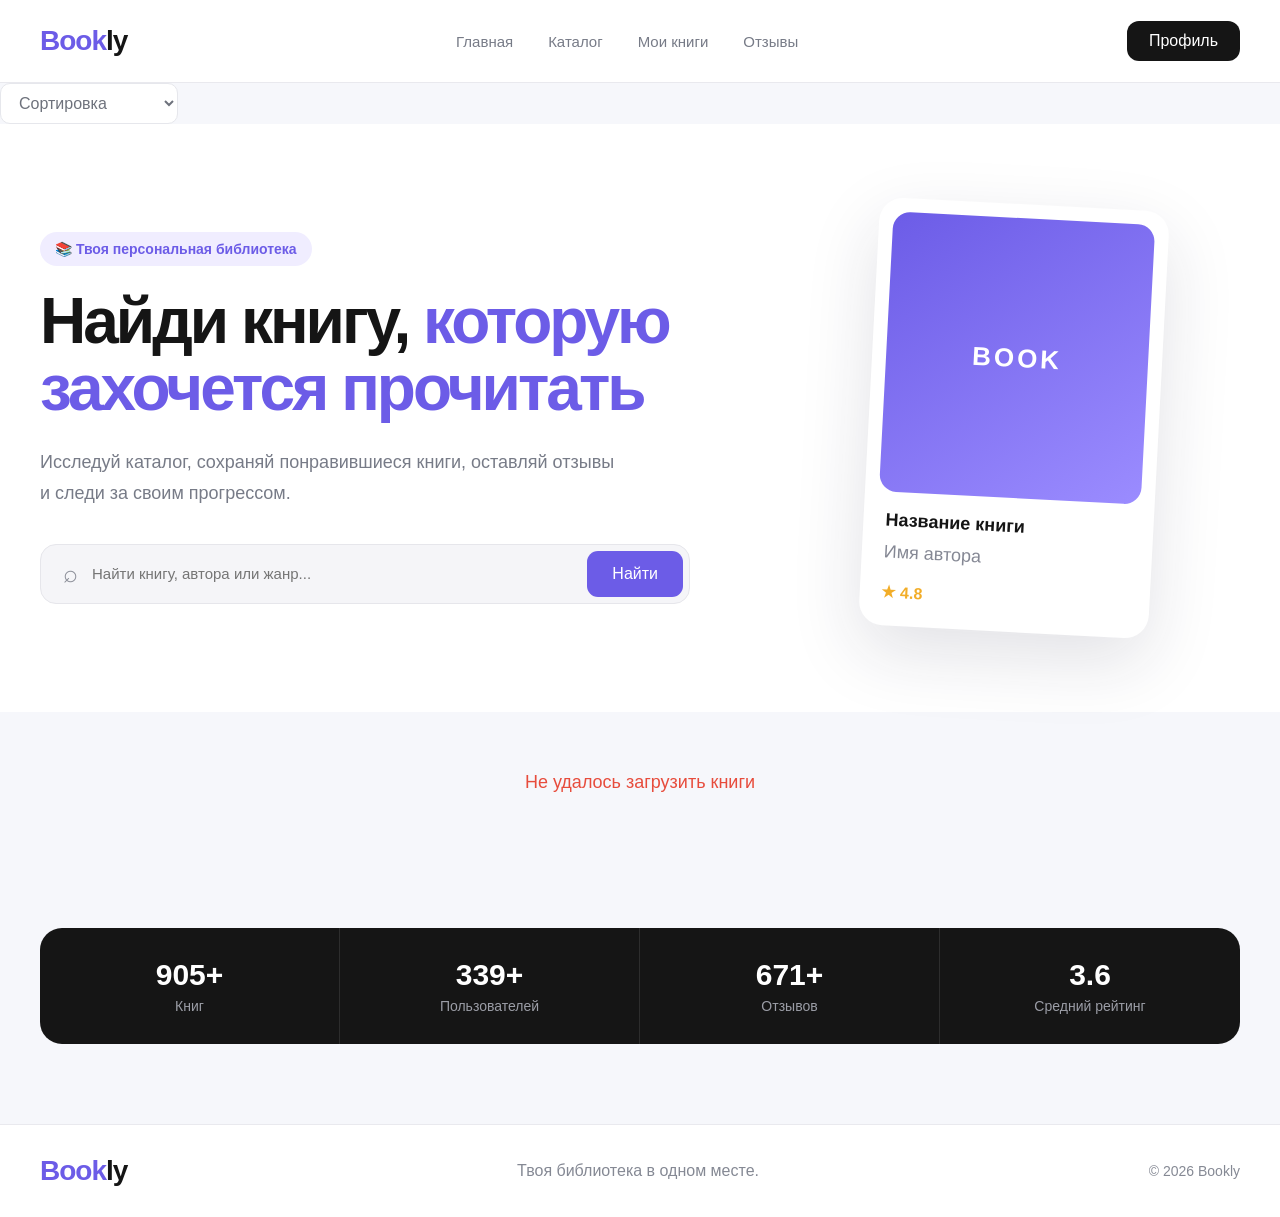
<file: index.html>
<!DOCTYPE html>
<html lang="ru">
<head>
    <meta charset="UTF-8">
    <meta name="viewport" content="width=device-width, initial-scale=1.0">

    <link rel="stylesheet" href="style.css">

    <title>Bookly — Библиотека</title>
</head>
<body>

 <header class="header">
    <div class="container header-box">
    <a href="index.html" class="logo">
        <span>Book</span>ly
    </a>

    <nav class="nav" id="navMenu">
        <a href="index.html">Главная</a>
        <a href="index.html#catalog">Каталог</a>
        <a href="Mybooks.html">Мои книги</a>
        <a href="reviews.html">Отзывы</a>
    </nav>

    <div class="header-actions">
        <button class="profile-btn">
            Профиль
        </button>

        <button class="burger" id="burger" aria-label="Открыть меню" aria-expanded="false">
            <span></span>
            <span></span>
            <span></span>
        </button>
    </div>

</div>


</header> 


<select class="sort" id="sortBooks">
    <option value="default">Сортировка</option>
    <option value="popular">По популярности</option>
    <option value="rating">По рейтингу</option>
    <option value="title">По названию</option>
    <option value="year">По году</option>
</select>

<main>

    <section class="hero">
        <div class="container hero-box">

            <div class="hero-content">

                <span class="hero-label">
                    📚 Твоя персональная библиотека
                </span>

                <h1>
                    Найди книгу,
                    <span>которую захочется прочитать</span>
                </h1>

                <p>
                    Исследуй каталог, сохраняй понравившиеся книги,
                    оставляй отзывы и следи за своим прогрессом.
                </p>

                <div class="search-box">
                    <span class="search-icon">⌕</span>

                    <input
    id="search"
    type="text"
    placeholder="Найти книгу, автора или жанр..."
>

                    <button>
                        Найти
                    </button>
                </div>

            </div>

            <div class="hero-image">
                <div class="book-card-large">
                    <div class="book-cover">
                        <span>BOOK</span>
                    </div>

                    <div class="book-info">
                        <h3>Название книги</h3>
                        <p>Имя автора</p>

                        <div class="book-rating">
                            ★ 4.8
                        </div>
                    </div>
                </div>
            </div>

        </div>
    </section>


    <div class="books-grid" id="booksGrid"></div>
<div class="pagination" id="pagination"></div>

    <section class="stats">
        <div class="container stats-box">

            <div class="stat">
                <strong>1,200+</strong>
                <span>Книг</span>
            </div>

            <div class="stat">
                <strong>450+</strong>
                <span>Пользователей</span>
            </div>

            <div class="stat">
                <strong>890+</strong>
                <span>Отзывов</span>
            </div>

            <div class="stat">
                <strong>4.8</strong>
                <span>Средний рейтинг</span>
            </div>

        </div>
    </section>

</main>


<footer class="footer">
    <div class="container footer-box">

        <a href="#" class="logo">
            <span>Book</span>ly
        </a>

        <p>
            Твоя библиотека в одном месте.
        </p>

        <span>
            © 2026 Bookly
        </span>

    </div>
</footer>
<script src="app.js"></script>
<script src="Burger.js"></script>
</body>
</html>
</file>
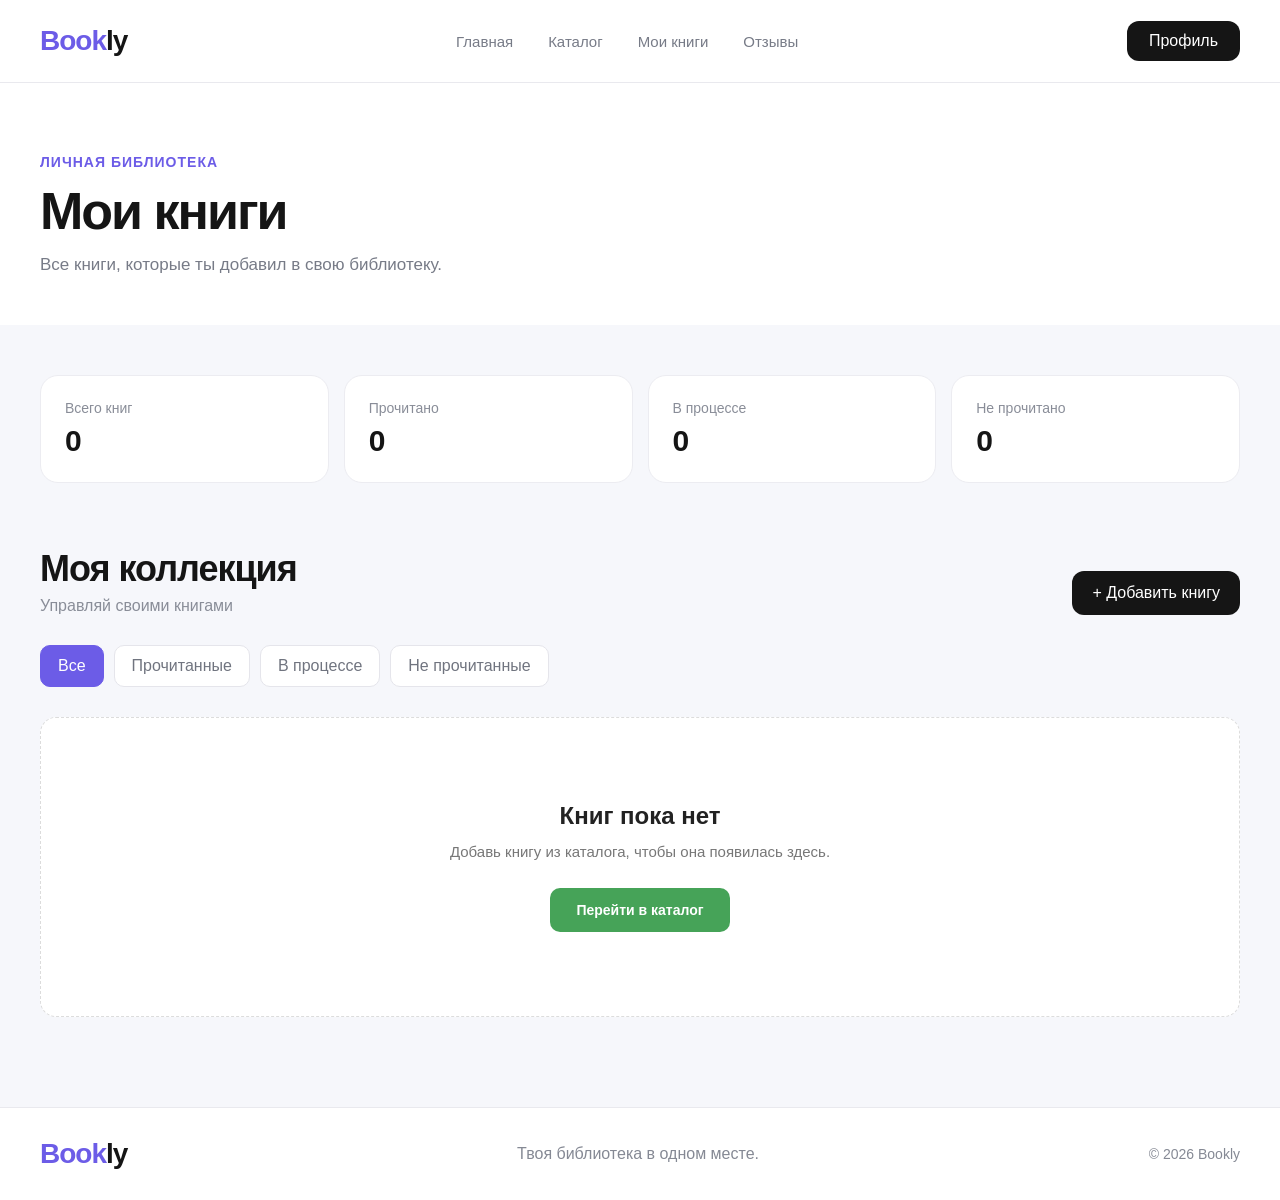
<file: Mybooks.html>
<!DOCTYPE html>
<html lang="ru">
<head>
    <meta charset="UTF-8">
    <meta name="viewport" content="width=device-width, initial-scale=1.0">

    <link rel="stylesheet" href="style.css">

    <title>Мои книги — Bookly</title>
</head>
<body>

 <header class="header">
    <div class="container header-box">


    <a href="index.html" class="logo">
        <span>Book</span>ly
    </a>

    <nav class="nav" id="navMenu">
        <a href="index.html">Главная</a>
        <a href="index.html#catalog">Каталог</a>
        <a href="Mybooks.html">Мои книги</a>
        <a href="reviews.html">Отзывы</a>
    </nav>

    <div class="header-actions">
        <button class="profile-btn">
            Профиль
        </button>

        <button class="burger" id="burger" aria-label="Открыть меню" aria-expanded="false">
            <span></span>
            <span></span>
            <span></span>
        </button>
    </div>

</div>


</header> 



<main>

    <section class="my-books-hero">
        <div class="container">

            <span class="section-label">
                Личная библиотека
            </span>

            <h1>
                Мои книги
            </h1>

            <p>
                Все книги, которые ты добавил в свою библиотеку.
            </p>

        </div>
    </section>


    <section class="my-books">
        <div class="container">

            <div class="my-books-stats">

                <div class="my-stat">
                    <span>Всего книг</span>
                    <strong>12</strong>
                </div>

                <div class="my-stat">
                    <span>Прочитано</span>
                    <strong>7</strong>
                </div>

                <div class="my-stat">
                    <span>В процессе</span>
                    <strong>2</strong>
                </div>

                <div class="my-stat">
                    <span>Не прочитано</span>
                    <strong>3</strong>
                </div>

            </div>


            <div class="my-books-top">

                <div>
                    <h2>
                        Моя коллекция
                    </h2>

                    <p>
                        Управляй своими книгами
                    </p>
                </div>

                <a href="index.html" class="add-book">
                    + Добавить книгу
                </a>

            </div>


            <div class="my-books-filters">

                <button class="my-filter active">
                    Все
                </button>

                <button class="my-filter">
                    Прочитанные
                </button>

                <button class="my-filter">
                    В процессе
                </button>

                <button class="my-filter">
                    Не прочитанные
                </button>

            </div>


            <div class="my-books-grid">


                <article class="book-card">

                    <div class="book-cover">

                        <div class="book-status read">
                            Прочитано
                        </div>

                        <span>BOOK</span>

                    </div>

                    <div class="book-content">

                        <span class="book-genre">
                            Фэнтези
                        </span>

                        <h3>
                            Название книги
                        </h3>

                        <p class="book-author">
                            Имя автора
                        </p>

                        <div class="book-bottom">

                            <div class="rating">
                                ★ 4.9
                            </div>

                            <span>
                                2024
                            </span>

                        </div>

                    </div>

                </article>


                <article class="book-card">

                    <div class="book-cover">

                        <div class="book-status">
                            Не прочитано
                        </div>

                        <span>BOOK</span>

                    </div>

                    <div class="book-content">

                        <span class="book-genre">
                            Детектив
                        </span>

                        <h3>
                            Название книги
                        </h3>

                        <p class="book-author">
                            Имя автора
                        </p>

                        <div class="book-bottom">

                            <div class="rating">
                                ★ 4.7
                            </div>

                            <span>
                                2023
                            </span>

                        </div>

                    </div>

                </article>


                <article class="book-card">

                    <div class="book-cover">

                        <div class="book-status read">
                            Прочитано
                        </div>

                        <span>BOOK</span>

                    </div>

                    <div class="book-content">

                        <span class="book-genre">
                            Роман
                        </span>

                        <h3>
                            Название книги
                        </h3>

                        <p class="book-author">
                            Имя автора
                        </p>

                        <div class="book-bottom">

                            <div class="rating">
                                ★ 4.8
                            </div>

                            <span>
                                2022
                            </span>

                        </div>

                    </div>

                </article>


                <article class="book-card">

                    <div class="book-cover">

                        <div class="book-status">
                            Не прочитано
                        </div>

                        <span>BOOK</span>

                    </div>

                    <div class="book-content">

                        <span class="book-genre">
                            Фантастика
                        </span>

                        <h3>
                            Название книги
                        </h3>

                        <p class="book-author">
                            Имя автора
                        </p>

                        <div class="book-bottom">

                            <div class="rating">
                                ★ 4.6
                            </div>

                            <span>
                                2021
                            </span>

                        </div>

                    </div>

                </article>


            </div>

        </div>
    </section>

</main>


<footer class="footer">
    <div class="container footer-box">

        <a href="index.html" class="logo">
            <span>Book</span>ly
        </a>

        <p>
            Твоя библиотека в одном месте.
        </p>

        <span>
            © 2026 Bookly
        </span>

    </div>
</footer>

<script src="Books.js"></script>
<script src="Burger.js"></script>
</body>
</html>
</file>
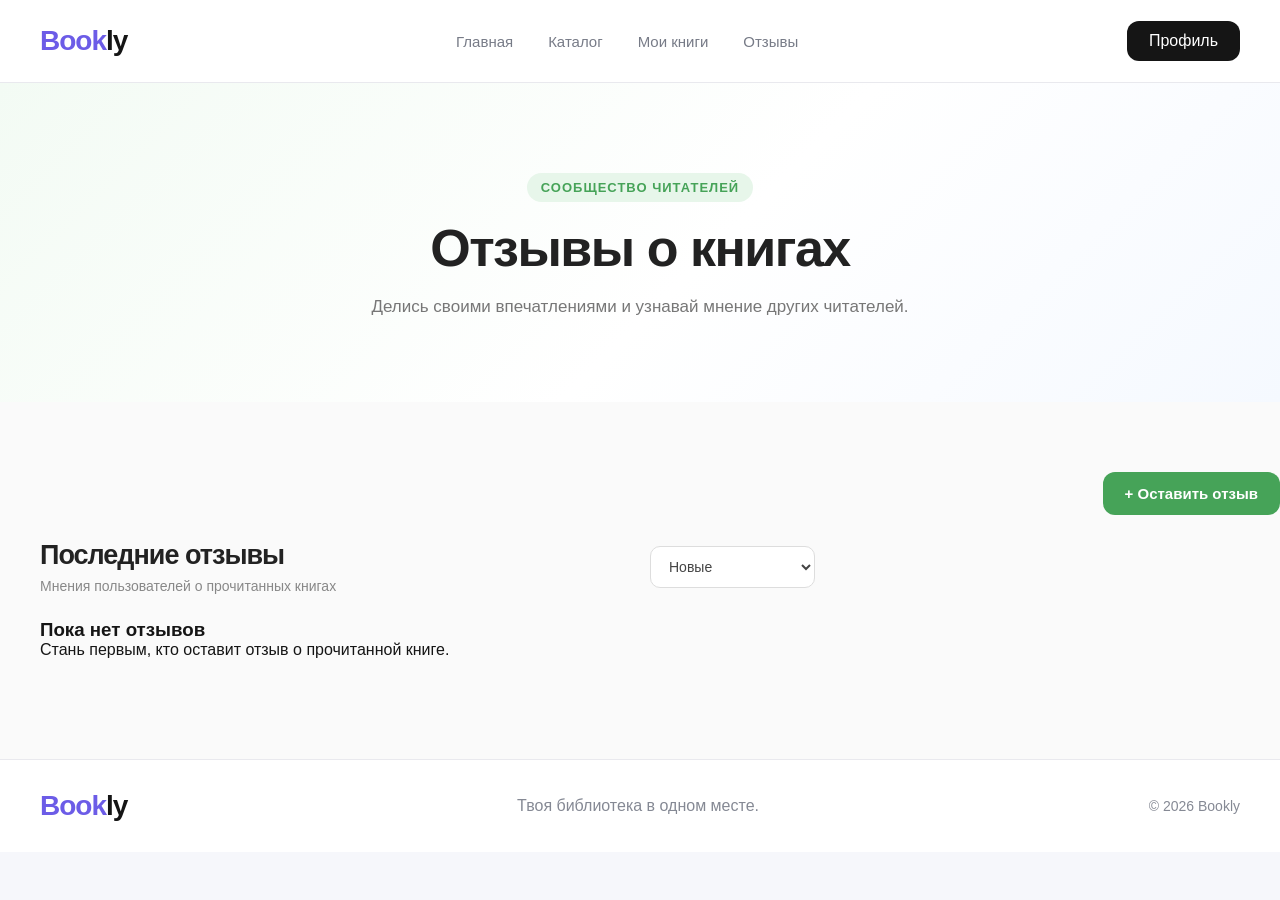
<file: reviews.html>
<!DOCTYPE html>

<html lang="ru">
<head>
    <meta charset="UTF-8">
    <meta name="viewport" content="width=device-width, initial-scale=1.0">

<link rel="stylesheet" href="style.css">

<title>Отзывы — Bookly</title>


</head>
<body>
 <header class="header">
    <div class="container header-box">


    <a href="index.html" class="logo">
        <span>Book</span>ly
    </a>

    <nav class="nav" id="navMenu">
        <a href="index.html">Главная</a>
        <a href="index.html#catalog">Каталог</a>
        <a href="Mybooks.html">Мои книги</a>
        <a href="reviews.html">Отзывы</a>
    </nav>

    <div class="header-actions">
        <button class="profile-btn">
            Профиль
        </button>

        <button class="burger" id="burger" aria-label="Открыть меню" aria-expanded="false">
            <span></span>
            <span></span>
            <span></span>
        </button>
    </div>

</div>


</header> 


<main>

<section class="reviews-hero">
    <div class="container">

        <span class="section-label">
            Сообщество читателей
        </span>

        <h1>
            Отзывы о книгах
        </h1>

        <p>
            Делись своими впечатлениями и узнавай мнение
            других читателей.
        </p>

    </div>
</section>

<section class="reviews">
    <button class="review-open-btn" id="openReviewForm">
    + Оставить отзыв
</button>
    <div class="container reviews-layout">

        <div class="reviews-content">

            <div class="reviews-top">
                <div>
                    <h2>Последние отзывы</h2>
                    <p>Мнения пользователей о прочитанных книгах</p>
                </div>

                <select class="reviews-sort" id="reviewsSort">
                    <option value="new">Новые</option>
                    <option value="high">Высокий рейтинг</option>
                    <option value="low">Низкий рейтинг</option>
                </select>
            </div>

            <div class="review-list" id="reviewList"></div>

        </div>

        <aside class="review-form-box" id="reviewFormBox">

            <div class="review-form-header">

                <span class="form-icon">
                    ✎
                </span>

                <div>
                    <h2>Оставить отзыв</h2>
                    <p>Только для прочитанных книг</p>
                </div>

            </div>

            <form class="review-form" id="reviewForm">

                <label>
                    Книга
                </label>

                <select id="reviewBook" required>
                    <option value="">
                        Выберите прочитанную книгу
                    </option>
                </select>

                <label>
                    Ваша оценка
                </label>

                <div class="stars" id="stars">

                    <button type="button" data-rating="1">
                        ★
                    </button>

                    <button type="button" data-rating="2">
                        ★
                    </button>

                    <button type="button" data-rating="3">
                        ★
                    </button>

                    <button type="button" data-rating="4">
                        ★
                    </button>

                    <button type="button" data-rating="5">
                        ★
                    </button>

                </div>

                <div class="rating-value" id="ratingValue">
                    Выберите оценку
                </div>

                <label>
                    Отзыв
                </label>

                <textarea
                    id="reviewText"
                    placeholder="Расскажите о своих впечатлениях..."
                    required
                ></textarea>

                <button
                    class="submit-review"
                    type="submit"
                >
                    Опубликовать отзыв
                </button>

            </form>

        </aside>

    </div>
</section>


</main>

<footer class="footer">
    <div class="container footer-box">


    <a href="index.html" class="logo">
        <span>Book</span>ly
    </a>

    <p>
        Твоя библиотека в одном месте.
    </p>

    <span>
        © 2026 Bookly
    </span>

</div>


</footer>

<script src="Reviews.js"></script>
<script src="Burger.js"></script>
<script src="ReviewForm.js"></script>
</body>
</html>
</file>
<file: style.css>
* {
    margin: 0;
    padding: 0;
    box-sizing: border-box;
}

body {
    font-family: Arial, sans-serif;
    background: #f6f7fb;
    color: #151515;
}

a {
    text-decoration: none;
    color: inherit;
}

button,
input,
select {
    font: inherit;
}

button {
    cursor: pointer;
    border: none;
}

.container {
    width: min(1200px, calc(100% - 40px));
    margin: 0 auto;
}


/* HEADER */

.header {
    background: #ffffff;
    border-bottom: 1px solid #e9e9ee;
}

.header-box {
    min-height: 82px;

    display: flex;
    align-items: center;
    justify-content: space-between;
    gap: 40px;
}

.logo {
    font-size: 28px;
    font-weight: 800;
    letter-spacing: -1px;
}

.logo span {
    color: #6c5ce7;
}

.nav {
    display: flex;
    align-items: center;
    gap: 35px;
}

.nav a {
    color: #777b87;
    font-size: 15px;
    transition: 0.25s;
}

.nav a:hover {
    color: #6c5ce7;
}

.profile-btn {
    padding: 11px 22px;
    border-radius: 12px;
    background: #151515;
    color: #ffffff;
    transition: 0.25s;
}

.profile-btn:hover {
    transform: translateY(-2px);
    background: #6c5ce7;
}


/* HERO */

.hero {
    padding: 80px 0;
    background: #ffffff;
}

.hero-box {
    display: grid;
    grid-template-columns: 1.2fr 0.8fr;
    align-items: center;
    gap: 70px;
}

.hero-label {
    display: inline-block;
    margin-bottom: 22px;

    padding: 9px 15px;

    background: #f0edff;
    border-radius: 30px;

    color: #6c5ce7;
    font-size: 14px;
    font-weight: 600;
}

.hero h1 {
    max-width: 700px;

    font-size: 64px;
    line-height: 1.05;
    letter-spacing: -3px;
}

.hero h1 span {
    color: #6c5ce7;
}

.hero p {
    max-width: 580px;

    margin-top: 25px;

    color: #777b87;
    font-size: 18px;
    line-height: 1.7;
}


/* SEARCH */

.search-box {
    max-width: 650px;

    display: flex;
    align-items: center;

    margin-top: 35px;
    padding: 6px;

    background: #f5f5f8;
    border: 1px solid #e6e6eb;
    border-radius: 16px;
}

.search-icon {
    padding-left: 16px;
    font-size: 25px;
    color: #8c8f99;
}

.search-box input {
    flex: 1;

    padding: 14px;

    background: transparent;
    border: none;
    outline: none;

    font-size: 15px;
}

.search-box button {
    padding: 14px 25px;

    background: #6c5ce7;
    color: white;

    border-radius: 11px;

    transition: 0.25s;
}

.search-box button:hover {
    background: #5848d0;
    transform: translateY(-1px);
}


/* HERO BOOK */

.hero-image {
    display: flex;
    justify-content: center;
}

.book-card-large {
    width: 290px;
    padding: 14px;

    background: #ffffff;
    border-radius: 24px;

    box-shadow:
        0 25px 70px rgba(34, 30, 65, 0.13);

    transform: rotate(3deg);

    transition: 0.35s;
}

.book-card-large:hover {
    transform: rotate(0deg) translateY(-8px);
}

.book-cover {
    position: relative;

    min-height: 280px;

    display: flex;
    align-items: center;
    justify-content: center;

    background: linear-gradient(
        145deg,
        #6c5ce7,
        #9b8cff
    );

    border-radius: 17px;

    overflow: hidden;
}

.book-cover span {
    color: #ffffff;
    font-size: 26px;
    font-weight: 800;
    letter-spacing: 3px;
}

.book-info {
    padding: 18px 8px 10px;
}

.book-info h3 {
    font-size: 18px;
}

.book-info p {
    margin-top: 6px;
    color: #858894;
}

.book-rating {
    margin-top: 15px;
    color: #f2ad28;
    font-weight: 700;
}


/* CATALOG */

.catalog {
    padding: 90px 0;
}

.section-top {
    display: flex;
    align-items: end;
    justify-content: space-between;
    gap: 30px;
}

.section-label {
    color: #6c5ce7;
    font-size: 14px;
    font-weight: 700;
    text-transform: uppercase;
    letter-spacing: 1px;
}

.section-top h2 {
    margin-top: 8px;
    font-size: 42px;
    letter-spacing: -1px;
}

.add-book {
    padding: 13px 20px;

    background: #151515;
    color: #ffffff;

    border-radius: 12px;

    transition: 0.25s;
}

.add-book:hover {
    background: #6c5ce7;
    transform: translateY(-2px);
}


/* FILTERS */

.filters {
    display: flex;
    align-items: center;
    flex-wrap: wrap;
    gap: 10px;

    margin-top: 35px;
    margin-bottom: 35px;
}

.filter {
    padding: 10px 16px;

    background: #ffffff;
    border: 1px solid #e6e7ec;
    border-radius: 10px;

    color: #6e727c;

    transition: 0.25s;
}

.filter:hover,
.filter.active {
    background: #6c5ce7;
    border-color: #6c5ce7;
    color: #ffffff;
}

.sort {
    margin-left: auto;

    padding: 10px 14px;

    border: 1px solid #e6e7ec;
    border-radius: 10px;

    background: #ffffff;
    outline: none;
    color: #6e727c;
}


/* BOOKS */

.books-grid {
    display: grid;
    grid-template-columns: repeat(4, 1fr);
    gap: 22px;
}

.book-card {
    overflow: hidden;

    background: #ffffff;
    border: 1px solid #ececf1;
    border-radius: 20px;

    transition:
        transform 0.3s ease,
        box-shadow 0.3s ease;
}

.book-card:hover {
    transform: translateY(-8px);

    box-shadow:
        0 18px 45px rgba(30, 26, 60, 0.1);
}

.book-card .book-cover {
    min-height: 260px;
    border-radius: 0;
}

.book-status {
    position: absolute;
    top: 14px;
    left: 14px;

    padding: 7px 10px;

    background: rgba(20, 20, 20, 0.75);
    color: #ffffff;

    border-radius: 8px;

    font-size: 11px;
}

.book-status.read {
    background: rgba(34, 148, 82, 0.9);
}

.book-content {
    padding: 18px;
}

.book-genre {
    color: #6c5ce7;
    font-size: 12px;
    font-weight: 700;
    text-transform: uppercase;
}

.book-content h3 {
    margin-top: 8px;

    font-size: 18px;

    white-space: nowrap;
    overflow: hidden;
    text-overflow: ellipsis;
}

.book-author {
    margin-top: 7px;
    color: #888c96;
    font-size: 14px;
}

.book-bottom {
    display: flex;
    align-items: center;
    justify-content: space-between;

    margin-top: 20px;

    color: #8c8f99;
    font-size: 13px;
}

.rating {
    color: #f2ad28;
    font-weight: 700;
}


/* STATS */

.stats {
    padding: 30px 0 80px;
}

.stats-box {
    display: grid;
    grid-template-columns: repeat(4, 1fr);

    background: #151515;
    border-radius: 22px;
    overflow: hidden;
}

.stat {
    padding: 30px;
    text-align: center;
    border-right: 1px solid rgba(255,255,255,0.1);
}

.stat:last-child {
    border-right: none;
}

.stat strong {
    display: block;

    color: #ffffff;
    font-size: 30px;
}

.stat span {
    display: block;
    margin-top: 6px;

    color: #9b9da6;
    font-size: 14px;
}


/* FOOTER */

.footer {
    padding: 30px 0;

    background: #ffffff;
    border-top: 1px solid #e9e9ee;
}

.footer-box {
    display: flex;
    align-items: center;
    justify-content: space-between;
    gap: 20px;
}

.footer p {
    color: #858994;
}

.footer > .container > span {
    color: #858994;
    font-size: 14px;
}


/* ADAPTIVE */

@media (max-width: 1000px) {

    .nav {
        gap: 18px;
    }

    .hero h1 {
        font-size: 48px;
    }

    .hero-box {
        grid-template-columns: 1fr 0.7fr;
        gap: 40px;
    }

    .books-grid {
        grid-template-columns: repeat(2, 1fr);
    }

    .stats-box {
        grid-template-columns: repeat(2, 1fr);
    }

    .stat:nth-child(2) {
        border-right: none;
    }

    .stat:nth-child(-n+2) {
        border-bottom: 1px solid rgba(255,255,255,0.1);
    }
}


@media (max-width: 700px) {

    .container {
        width: min(100% - 24px, 1200px);
    }

    .header-box {
        min-height: 70px;
    }

    .nav {
        display: none;
    }

    .hero {
        padding: 55px 0;
    }

    .hero-box {
        grid-template-columns: 1fr;
    }

    .hero h1 {
        font-size: 42px;
        letter-spacing: -2px;
    }

    .hero p {
        font-size: 16px;
    }

    .hero-image {
        margin-top: 20px;
    }

    .catalog {
        padding: 60px 0;
    }

    .section-top {
        align-items: start;
        flex-direction: column;
    }

    .section-top h2 {
        font-size: 34px;
    }

    .sort {
        width: 100%;
        margin-left: 0;
    }

    .books-grid {
        grid-template-columns: 1fr;
    }

    .stats-box {
        grid-template-columns: 1fr;
    }

    .stat {
        border-right: none;
        border-bottom: 1px solid rgba(255,255,255,0.1);
    }

    .stat:last-child {
        border-bottom: none;
    }

    .footer-box {
        align-items: start;
        flex-direction: column;
    }
}
.book-image {
    width: 100%;
    height: 260px;

    display: block;

    object-fit: cover;
}

.no-cover {
    width: 100%;
    height: 260px;

    display: flex;
    align-items: center;
    justify-content: center;

    color: white;
    font-size: 24px;
    font-weight: 800;
    letter-spacing: 3px;

    background: linear-gradient(
        145deg,
        #6c5ce7,
        #9b8cff
    );
}

.loading {
    grid-column: 1 / -1;

    padding: 60px;

    text-align: center;

    color: #777b87;
    font-size: 18px;
}

.error {
    grid-column: 1 / -1;

    padding: 60px;

    text-align: center;

    color: #e74c3c;
    font-size: 18px;
}

.pagination {
    display: flex;
    align-items: center;
    justify-content: center;
    gap: 8px;

    margin-top: 45px;
}

.page-button {
    min-width: 42px;
    height: 42px;

    padding: 0 10px;

    display: flex;
    align-items: center;
    justify-content: center;

    background: #ffffff;

    border: 1px solid #e5e5eb;
    border-radius: 10px;

    color: #666b76;
    font-size: 14px;
    white-space: nowrap;

    transition: 0.25s ease;
}

.page-button:hover:not(:disabled) {
    background: #6c5ce7;
    border-color: #6c5ce7;
    color: #ffffff;

    transform: translateY(-2px);
}

.page-button.active {
    background: #6c5ce7;
    border-color: #6c5ce7;
    color: #ffffff;
}

.page-button:disabled {
    opacity: 0.4;
    cursor: not-allowed;
}

.pagination-dots {
    display: flex;
    align-items: center;
    justify-content: center;

    width: 30px;
    height: 42px;

    color: #8c8f99;
}

.my-books-hero {
    padding: 70px 0 50px;
    background: #ffffff;
}

.my-books-hero h1 {
    margin-top: 10px;

    font-size: 52px;
    letter-spacing: -2px;
}

.my-books-hero p {
    margin-top: 14px;

    color: #777b87;
    font-size: 17px;
}


.my-books {
    padding: 50px 0 90px;
}


.my-books-stats {
    display: grid;
    grid-template-columns: repeat(4, 1fr);
    gap: 15px;
}


.my-stat {
    padding: 24px;

    background: #ffffff;
    border: 1px solid #ececf1;
    border-radius: 18px;

    transition: 0.25s;
}

.my-stat:hover {
    transform: translateY(-4px);

    box-shadow: 0 15px 35px rgba(30, 26, 60, 0.08);
}

.my-stat span {
    display: block;

    color: #898d98;
    font-size: 14px;
}

.my-stat strong {
    display: block;

    margin-top: 8px;

    font-size: 30px;
}


.my-books-top {
    display: flex;
    align-items: end;
    justify-content: space-between;

    margin-top: 65px;
}

.my-books-top h2 {
    font-size: 36px;
    letter-spacing: -1px;
}

.my-books-top p {
    margin-top: 7px;

    color: #898d98;
}


.my-books-filters {
    display: flex;
    gap: 10px;
    flex-wrap: wrap;

    margin: 30px 0;
}


.my-filter {
    padding: 11px 17px;

    background: #ffffff;
    border: 1px solid #e5e5eb;

    border-radius: 10px;

    color: #70747f;

    transition: 0.25s;
}

.my-filter:hover {
    border-color: #6c5ce7;
    color: #6c5ce7;
}

.my-filter.active {
    background: #6c5ce7;
    border-color: #6c5ce7;
    color: #ffffff;
}


.my-books-grid {
    display: grid;
    grid-template-columns: repeat(4, 1fr);
    gap: 22px;
}


.active-link {
    color: #6c5ce7 !important;
    font-weight: 600;
}


@media (max-width: 1000px) {

    .my-books-stats {
        grid-template-columns: repeat(2, 1fr);
    }

    .my-books-grid {
        grid-template-columns: repeat(2, 1fr);
    }
}


@media (max-width: 700px) {

    .my-books-hero {
        padding: 50px 0 35px;
    }

    .my-books-hero h1 {
        font-size: 40px;
    }

    .my-books-stats {
        grid-template-columns: 1fr;
    }

    .my-books-top {
        align-items: start;
        flex-direction: column;
        gap: 20px;
    }

    .my-books-top h2 {
        font-size: 30px;
    }

    .my-books-grid {
        grid-template-columns: 1fr;
    }
}

.reviews-hero {
    padding: 70px 0 55px;
    background: #ffffff;
}

.reviews-hero h1 {
    margin-top: 10px;

    font-size: 52px;
    letter-spacing: -2px;
}

.reviews-hero p {
    max-width: 600px;

    margin-top: 14px;

    color: #777b87;
    font-size: 17px;
    line-height: 1.6;
}


.reviews {
    padding: 55px 0 90px;
}

.reviews-layout {
    display: grid;
    grid-template-columns: 1fr 370px;
    gap: 35px;
    align-items: start;
}


.reviews-top {
    display: flex;
    align-items: end;
    justify-content: space-between;
    gap: 20px;

    margin-bottom: 28px;
}

.reviews-top h2 {
    font-size: 32px;
    letter-spacing: -1px;
}

.reviews-top p {
    margin-top: 7px;

    color: #898d98;
}


.reviews-sort {
    padding: 11px 14px;

    background: #ffffff;

    border: 1px solid #e4e5eb;
    border-radius: 10px;

    color: #70747f;

    outline: none;
}


.review-list {
    display: flex;
    flex-direction: column;
    gap: 18px;
}


.review-card {
    padding: 24px;

    background: #ffffff;
    border: 1px solid #e9e9ef;
    border-radius: 20px;

    transition: 0.3s ease;
}

.review-card:hover {
    transform: translateY(-4px);

    box-shadow: 0 18px 40px rgba(30, 26, 60, 0.08);
}


.review-head {
    display: flex;
    align-items: center;
    justify-content: space-between;

    gap: 20px;
}


.review-user {
    display: flex;
    align-items: center;
    gap: 12px;
}

.user-avatar {
    width: 44px;
    height: 44px;

    display: flex;
    align-items: center;
    justify-content: center;

    background: #edeaff;
    color: #6c5ce7;

    border-radius: 50%;

    font-weight: 700;
}

.review-user h3 {
    font-size: 15px;
}

.review-user span {
    display: block;

    margin-top: 4px;

    color: #92959f;
    font-size: 12px;
}


.review-rating {
    color: #f2ad28;
    letter-spacing: 2px;
    font-size: 15px;
}


.review-book {
    display: flex;
    align-items: center;
    gap: 14px;

    margin-top: 22px;
    padding: 14px;

    background: #f7f7fa;
    border-radius: 14px;
}


.mini-cover {
width: 40px;
height: 55px;
display: flex;
align-items: center;
justify-content: center;
flex-shrink: 0;
overflow: hidden;
border-radius: 5px;
background: #e8eee9;
color: #46a358;
font-size: 8px;
font-weight: 700;
}
.mini-cover img {
width: 100%;
height: 100%;
display: block;
object-fit: cover;
}


.review-book h4 {
    font-size: 15px;
    line-height: 1.4;
}

.review-book p {
    margin-top: 5px;

    color: #898d98;
    font-size: 13px;
}


.review-text {
    margin-top: 20px;

    color: #5f636e;
    font-size: 15px;
    line-height: 1.7;
}


/* FORM */

.review-form-box {
    position: sticky;
    top: 25px;

    padding: 25px;

    background: #ffffff;
    border: 1px solid #e9e9ef;
    border-radius: 20px;
}


.review-form-header {
    display: flex;
    align-items: center;
    gap: 13px;
}

.form-icon {
    width: 43px;
    height: 43px;

    display: flex;
    align-items: center;
    justify-content: center;

    background: #edeaff;
    border-radius: 12px;

    color: #6c5ce7;
    font-size: 20px;
}


.review-form-header h2 {
    font-size: 20px;
}

.review-form-header p {
    margin-top: 4px;

    color: #898d98;
    font-size: 13px;
}


.review-form {
    display: flex;
    flex-direction: column;

    margin-top: 25px;
}


.review-form label {
    margin-bottom: 8px;

    font-size: 13px;
    font-weight: 600;
}


.review-form select,
.review-form textarea {
    width: 100%;

    border: 1px solid #e2e3e8;
    border-radius: 11px;

    background: #fafafd;

    outline: none;

    transition: 0.25s;
}


.review-form select {
    padding: 12px;
    margin-bottom: 20px;
}


.review-form textarea {
    min-height: 125px;

    padding: 13px;

    resize: vertical;
    font-size: 14px;
}


.review-form select:focus,
.review-form textarea:focus {
    border-color: #6c5ce7;
    background: #ffffff;
}


.stars {
    display: flex;
    gap: 5px;

    margin-bottom: 22px;
}

.stars button {
    padding: 0;

    background: transparent;

    border: none;

    color: #d2d3d8;
    font-size: 27px;

    transition: 0.2s;
}

.stars button:hover {
    color: #f2ad28;
    transform: scale(1.1);
}


.submit-review {
    margin-top: 18px;

    padding: 13px;

    background: #6c5ce7;
    color: #ffffff;

    border-radius: 11px;

    transition: 0.25s;
}

.submit-review:hover {
    background: #5848d0;
    transform: translateY(-2px);
}


@media (max-width: 900px) {

    .reviews-layout {
        grid-template-columns: 1fr;
    }

    .review-form-box {
        position: static;
    }
}


@media (max-width: 700px) {

    .reviews-hero {
        padding: 50px 0 35px;
    }

    .reviews-hero h1 {
        font-size: 40px;
    }

    .reviews-top {
        align-items: start;
        flex-direction: column;
    }

    .reviews-sort {
        width: 100%;
    }

    .review-card {
        padding: 18px;
    }
}



.book-card {
    cursor: pointer;
}

.book-modal {
    position: fixed;
    inset: 0;
    z-index: 9999;
    display: flex;
    align-items: center;
    justify-content: center;
    padding: 30px;
    animation: modalShow 0.25s ease;
}

.book-modal-overlay {
    position: absolute;
    inset: 0;
    background: rgba(15, 23, 42, 0.65);
    backdrop-filter: blur(6px);
}

.book-modal-content {
    position: relative;
    z-index: 2;
    width: min(850px, 100%);
    background: white;
    border-radius: 24px;
    padding: 35px;
    box-shadow: 0 25px 80px rgba(0, 0, 0, 0.25);
    animation: modalContentShow 0.3s ease;
}

.book-modal-close {
    position: absolute;
    top: 18px;
    right: 20px;
    width: 42px;
    height: 42px;
    border: none;
    border-radius: 50%;
    background: #f1f5f9;
    font-size: 28px;
    cursor: pointer;
    transition: 0.2s;
}

.book-modal-close:hover {
    background: #e2e8f0;
    transform: rotate(90deg);
}

.modal-book {
    display: grid;
    grid-template-columns: 280px 1fr;
    gap: 40px;
    align-items: center;
}

.modal-cover {
    width: 280px;
    height: 390px;
    border-radius: 14px;
    overflow: hidden;
    background: #f1f5f9;
    display: flex;
    align-items: center;
    justify-content: center;
}

.modal-cover img {
    width: 100%;
    height: 100%;
    object-fit: cover;
}

.modal-info h2 {
    font-size: 32px;
    line-height: 1.15;
    margin: 12px 0;
    color: #0f172a;
}

.modal-genre {
    color: #16a34a;
    font-size: 14px;
    font-weight: 600;
}

.modal-author {
    font-size: 18px;
    color: #64748b;
    margin-bottom: 30px;
}

.modal-details {
    display: grid;
    grid-template-columns: repeat(3, 1fr);
    gap: 15px;
    margin-bottom: 30px;
}

.modal-details div {
    padding: 16px;
    background: #f8fafc;
    border-radius: 12px;
}

.modal-details span {
    display: block;
    font-size: 13px;
    color: #64748b;
    margin-bottom: 6px;
}

.modal-details strong {
    font-size: 16px;
    color: #0f172a;
}

.add-book-btn {
    width: 100%;
    min-height: 52px;
    border: none;
    border-radius: 12px;
    background: #16a34a;
    color: white;
    font-size: 16px;
    font-weight: 600;
    cursor: pointer;
    transition: 0.25s;
}

.add-book-btn:hover {
    background: #15803d;
    transform: translateY(-2px);
}

.add-book-btn.added {
    background: #334155;
}

@keyframes modalShow {
    from {
        opacity: 0;
    }

    to {
        opacity: 1;
    }
}

@keyframes modalContentShow {
    from {
        opacity: 0;
        transform: translateY(25px) scale(0.97);
    }

    to {
        opacity: 1;
        transform: translateY(0) scale(1);
    }
}

@media (max-width: 700px) {

    .book-modal {
        padding: 15px;
    }

    .book-modal-content {
        padding: 25px;
        max-height: 90vh;
        overflow-y: auto;
    }

    .modal-book {
        grid-template-columns: 1fr;
        gap: 25px;
    }

    .modal-cover {
        width: 180px;
        height: 260px;
        margin: 0 auto;
    }

    .modal-info h2 {
        font-size: 25px;
    }

    .modal-details {
        grid-template-columns: 1fr;
    }
}


.book-bottom {
display: flex;
align-items: center;
justify-content: space-between;
margin-top: 18px;
padding-top: 14px;
border-top: 1px solid #eeeeee;
font-size: 14px;
color: #777777;
}

.book-bottom .rating {
color: #f5a623;
font-weight: 600;
font-size: 15px;
}

.book-actions {
display: flex;
align-items: center;
gap: 10px;
margin-top: 16px;
}

.status-select {
flex: 1;
height: 38px;
padding: 0 10px;
border: 1px solid #dddddd;
border-radius: 8px;
background: #ffffff;
color: #333333;
font-size: 13px;
cursor: pointer;
outline: none;
transition: 0.25s ease;
}

.status-select:hover {
border-color: #46a358;
}

.status-select:focus {
border-color: #46a358;
box-shadow: 0 0 0 3px rgba(70, 163, 88, 0.12);
}

.delete-book {
height: 38px;
padding: 0 14px;
border: none;
border-radius: 8px;
background: #f5f5f5;
color: #e53935;
font-size: 13px;
font-weight: 600;
cursor: pointer;
transition: 0.25s ease;
}

.delete-book:hover {
background: #ffe8e8;
transform: translateY(-2px);
}

.delete-book:active {
transform: translateY(0);
}


.empty-books {
grid-column: 1 / -1;
min-height: 300px;
display: flex;
flex-direction: column;
align-items: center;
justify-content: center;
padding: 50px 20px;
text-align: center;
background: #ffffff;
border: 1px dashed #dcdcdc;
border-radius: 16px;
animation: emptyBooksShow 0.5s ease;
}

.empty-books h3 {
margin: 0 0 10px;
font-size: 24px;
color: #222222;
}

.empty-books p {
margin: 0 0 24px;
max-width: 420px;
color: #777777;
font-size: 15px;
line-height: 1.6;
}

.empty-books a {
display: inline-flex;
align-items: center;
justify-content: center;
min-width: 180px;
height: 44px;
padding: 0 22px;
border-radius: 10px;
background: #46a358;
color: #ffffff;
text-decoration: none;
font-size: 14px;
font-weight: 600;
transition: 0.25s ease;
}

.empty-books a:hover {
transform: translateY(-3px);
box-shadow: 0 8px 20px rgba(70, 163, 88, 0.2);
}

.empty-books a:active {
transform: translateY(0);
}

@keyframes emptyBooksShow {
from {
opacity: 0;
transform: translateY(15px);
}


to {
    opacity: 1;
    transform: translateY(0);
}


}
.reviews-hero {
padding: 90px 0 80px;
background: linear-gradient(135deg, #f3fbf4 0%, #ffffff 55%, #f5f9ff 100%);
}

.reviews-hero .container {
text-align: center;
}

.reviews-hero .section-label {
display: inline-flex;
align-items: center;
padding: 7px 14px;
margin-bottom: 18px;
border-radius: 30px;
background: #e7f6ea;
color: #46a358;
font-size: 13px;
font-weight: 600;
}

.reviews-hero h1 {
margin: 0 0 16px;
color: #222222;
font-size: 52px;
line-height: 1.1;
letter-spacing: -1.5px;
}

.reviews-hero p {
max-width: 620px;
margin: 0 auto;
color: #777777;
font-size: 17px;
line-height: 1.7;
}

.reviews {
padding: 70px 0 100px;
background: #fafafa;
}

.reviews-layout {
display: grid;
grid-template-columns: minmax(0, 1fr) 390px;
gap: 35px;
align-items: start;
}

.reviews-content {
min-width: 0;
}

.reviews-top {
display: flex;
align-items: center;
justify-content: space-between;
gap: 20px;
margin-bottom: 25px;
}

.reviews-top h2 {
margin: 0 0 7px;
color: #222222;
font-size: 27px;
}

.reviews-top p {
margin: 0;
color: #888888;
font-size: 14px;
}

.reviews-sort {
min-width: 165px;
height: 42px;
padding: 0 14px;
border: 1px solid #dddddd;
border-radius: 10px;
outline: none;
background: #ffffff;
color: #444444;
font-size: 14px;
cursor: pointer;
transition: 0.25s ease;
}

.reviews-sort:hover,
.reviews-sort:focus {
border-color: #46a358;
box-shadow: 0 0 0 3px rgba(70, 163, 88, 0.08);
}

.review-list {
display: flex;
flex-direction: column;
gap: 18px;
}

.review-card {
padding: 25px;
border: 1px solid #eeeeee;
border-radius: 16px;
background: #ffffff;
box-shadow: 0 8px 25px rgba(0, 0, 0, 0.04);
transition: 0.3s ease;
animation: reviewShow 0.45s ease both;
}

.review-card:hover {
transform: translateY(-4px);
box-shadow: 0 14px 35px rgba(0, 0, 0, 0.07);
}

.review-head {
display: flex;
align-items: center;
justify-content: space-between;
gap: 20px;
margin-bottom: 22px;
}

.review-user {
display: flex;
align-items: center;
gap: 12px;
}

.user-avatar {
width: 44px;
height: 44px;
display: flex;
align-items: center;
justify-content: center;
flex-shrink: 0;
border-radius: 50%;
background: #46a358;
color: #ffffff;
font-size: 17px;
font-weight: 700;
}

.burger {
display: none;
width: 44px;
height: 44px;
padding: 10px;
flex-direction: column;
justify-content: center;
align-items: center;
gap: 5px;
border: 1px solid #e5e7eb;
border-radius: 10px;
background: #ffffff;
cursor: pointer;
z-index: 1001;
}

.burger span {
display: block;
width: 21px;
height: 2px;
border-radius: 2px;
background: #222222;
transition: transform 0.3s ease, opacity 0.3s ease;
}

.burger.active span:nth-child(1) {
transform: translateY(7px) rotate(45deg);
}

.burger.active span:nth-child(2) {
opacity: 0;
}

.burger.active span:nth-child(3) {
transform: translateY(-7px) rotate(-45deg);
}

@media (max-width: 768px) {
.header {
position: relative;
z-index: 1000;
}


.header-box {
    position: relative;
    justify-content: space-between;
}

.burger {
    display: flex;
}

.header-actions {
    display: flex;
    align-items: center;
    gap: 12px;
}

.nav {
    position: absolute;
    top: calc(100% + 12px);
    left: 0;
    right: 0;
    display: flex;
    flex-direction: column;
    align-items: stretch;
    gap: 5px;
    padding: 12px;
    background: #ffffff;
    border: 1px solid #eeeeee;
    border-radius: 14px;
    box-shadow: 0 15px 35px rgba(0, 0, 0, 0.1);
    opacity: 0;
    visibility: hidden;
    pointer-events: none;
    transform: translateY(-10px);
    transition: opacity 0.25s ease, transform 0.25s ease, visibility 0.25s ease;
    z-index: 1000;
}

.nav.active {
    opacity: 1;
    visibility: visible;
    pointer-events: auto;
    transform: translateY(0);
}

.nav a {
    display: block;
    padding: 13px 15px;
    border-radius: 8px;
}

.nav a:hover,
.nav a.active-link {
    background: #eef8f0;
    color: #46a358;
}


}

@media (max-width: 480px) {
.header-actions .profile-btn {
padding: 10px 13px;
font-size: 13px;
}


.burger {
    width: 40px;
    height: 40px;
}


}


.review-open-btn {
    display: block;
    margin: 0 0 25px auto;
    padding: 13px 22px;
    border: none;
    border-radius: 12px;
    background: #46a358;
    color: #fff;
    font-size: 15px;
    font-weight: 600;
    cursor: pointer;
    transition: background 0.3s ease, transform 0.3s ease;
}

.review-open-btn:hover {
    background: #358b46;
    transform: translateY(-2px);
}

.review-form-box {
    display: none;
    width: 100%;
    max-width: 650px;
    margin: 0 auto 30px;
    padding: 25px;
    background: #fff;
    border: 1px solid #e8eee9;
    border-radius: 18px;
    box-shadow: 0 12px 35px rgba(0, 0, 0, 0.06);
}

.review-form-box.show {
    display: block;
    animation: reviewFormOpen 0.35s ease forwards;
}

.review-form-header {
    display: flex;
    align-items: center;
    justify-content: space-between;
    gap: 15px;
    margin-bottom: 20px;
}

.review-form-header h2 {
    margin: 0;
    font-size: 23px;
    color: #222;
}

.review-close-btn {
    display: flex;
    align-items: center;
    justify-content: center;
    width: 38px;
    height: 38px;
    flex-shrink: 0;
    border: none;
    border-radius: 10px;
    background: #f3f5f3;
    color: #555;
    font-size: 18px;
    cursor: pointer;
    transition: background 0.25s ease, color 0.25s ease;
}

.review-close-btn:hover {
    background: #ffe8e8;
    color: #e54848;
}

@keyframes reviewFormOpen {
    from {
        opacity: 0;
        transform: translateY(-12px);
    }

    to {
        opacity: 1;
        transform: translateY(0);
    }
}

@media (max-width: 600px) {
    .review-form-box {
        padding: 18px;
    }

    .review-open-btn {
        width: 100%;
    }

    .review-form-header h2 {
        font-size: 20px;
    }
}
</file>
